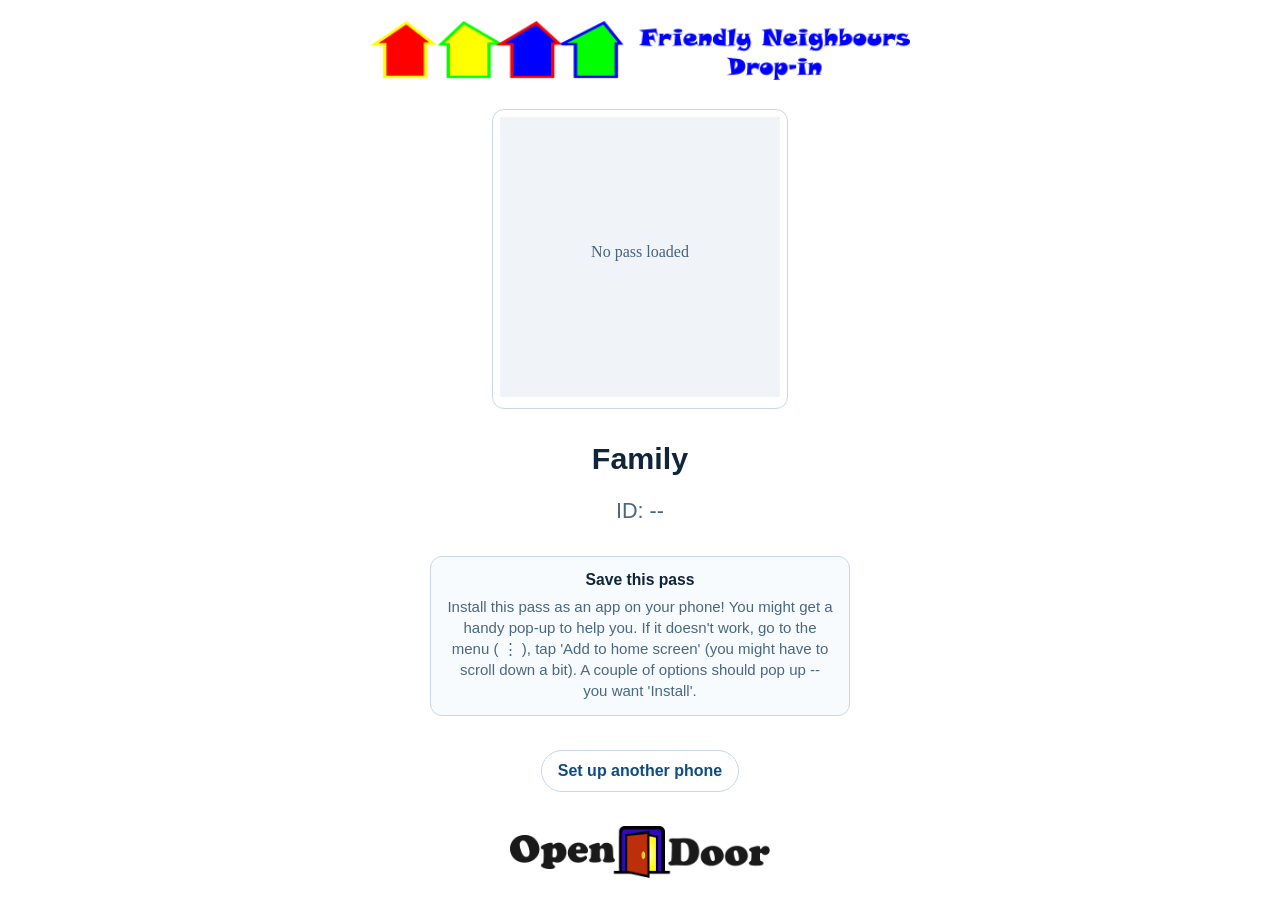
<file: index.html>
<!doctype html>
<html lang="en">
<head>
  <meta charset="utf-8">
  <meta name="viewport" content="width=device-width, initial-scale=1">
  <meta name="theme-color" content="#0f4c81">
  <meta name="apple-mobile-web-app-capable" content="yes">
  <meta name="apple-mobile-web-app-title" content="OpenDoor Pass">
  <link rel="apple-touch-icon" href="./assets/icons/icon.svg">
  <title>OpenDoor Pass</title>
  <script>
    (function () {
      const params = new URLSearchParams(window.location.search);
      const centreId = params.get("centre_id");
      if (!centreId) return;
      const currentPath = window.location.pathname.replace(/\/+$/, "");
      if (currentPath.endsWith("/centre/" + centreId)) return;
      const targetUrl = new URL("./centre/" + encodeURIComponent(centreId) + "/", window.location.href);
      targetUrl.search = window.location.search;
      window.location.replace(targetUrl.toString());
    }());
  </script>
  <link rel="manifest" href="./manifest.webmanifest">
  <link rel="icon" href="./assets/icons/icon.svg" type="image/svg+xml">
  <link rel="stylesheet" href="./app.css">
</head>
<body>
  <main class="shell" aria-live="polite">
    <img src="./assets/centre-logo.png" alt="Centre logo" class="centre-logo">

    <div class="qr-wrap">
      <canvas id="pass-qr" width="280" height="280" aria-label="Family login QR code"></canvas>
    </div>

    <p id="family-name" class="family-line">Family</p>
    <p id="family-id" class="id-line">ID: --</p>

    <img src="./assets/opendoor-logo.png" alt="OpenDoor" class="opendoor-logo">
  </main>

  <script src="./assets/vendor/qrcode.js" defer></script>
  <script src="./install_messages.js" defer></script>
  <script src="./app.js" defer></script>
</body>
</html>
</file>
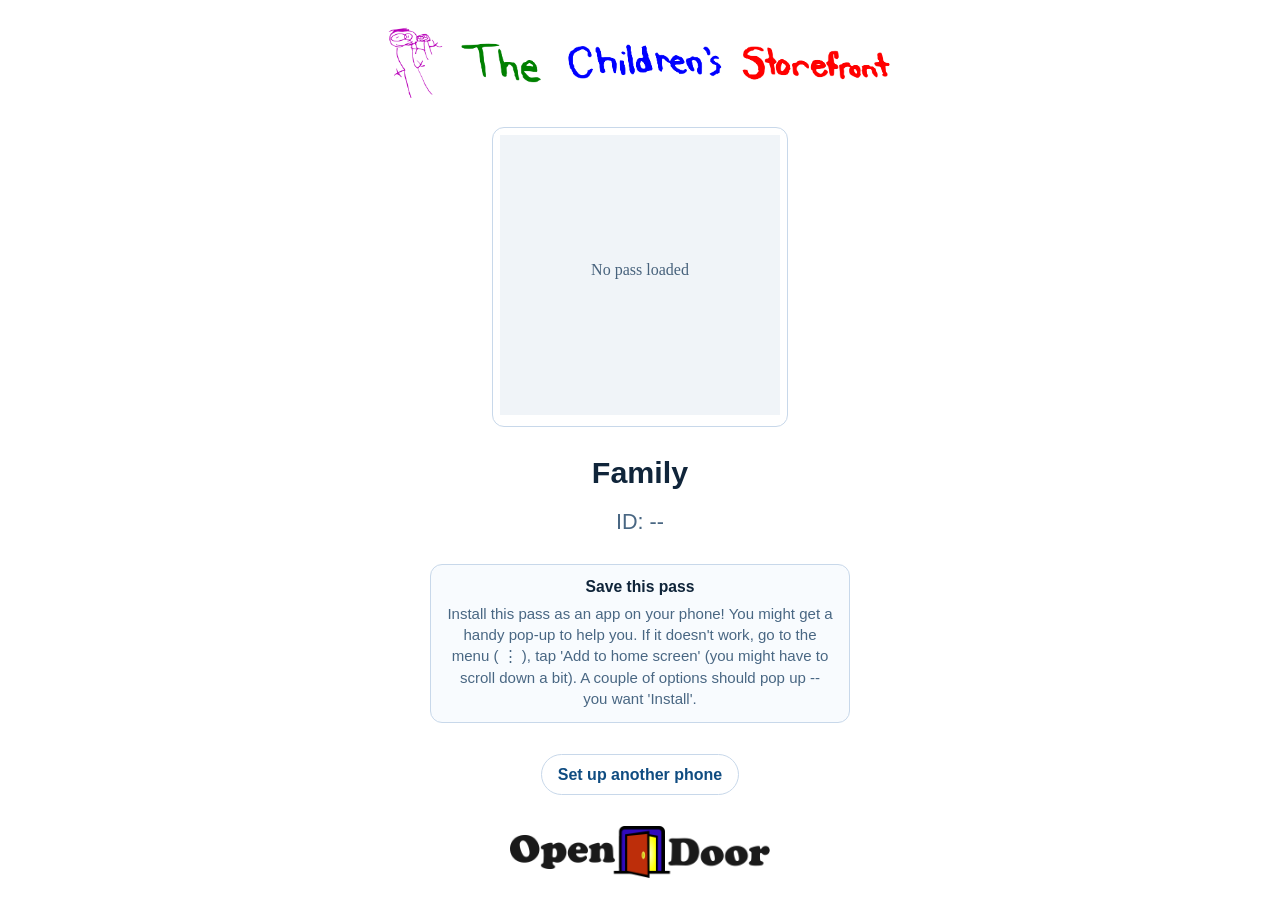
<file: centre/1/index.html>
<!doctype html>
<html lang="en" data-app-base="../.." data-branding-base="../../branding" data-centre-id="1">
<head>
  <meta charset="utf-8">
  <meta name="viewport" content="width=device-width, initial-scale=1">
  <meta name="theme-color" content="#0f4c81">
  <meta name="apple-mobile-web-app-capable" content="yes">
  <meta name="apple-mobile-web-app-title" content="Children's Storefront">
  <link rel="apple-touch-icon" href="../../branding/1/icon_192.png">
  <title>Children's Storefront</title>
  <link rel="manifest" href="./manifest.webmanifest">
  <link rel="icon" href="../../branding/1/icon_192.png" type="image/png">
  <link rel="stylesheet" href="../../app.css">
</head>
<body>
  <main class="shell" aria-live="polite">
    <img src="../../branding/1/centre-logo.png" alt="Centre logo" class="centre-logo">

    <div class="qr-wrap">
      <canvas id="pass-qr" width="280" height="280" aria-label="Family login QR code"></canvas>
    </div>

    <p id="family-name" class="family-line">Family</p>
    <p id="family-id" class="id-line">ID: --</p>

    <img src="../../assets/opendoor-logo.png" alt="OpenDoor" class="opendoor-logo">
  </main>

  <script src="../../assets/vendor/qrcode.js" defer></script>
  <script src="../../install_messages.js" defer></script>
  <script src="../../app.js" defer></script>
</body>
</html>
</file>
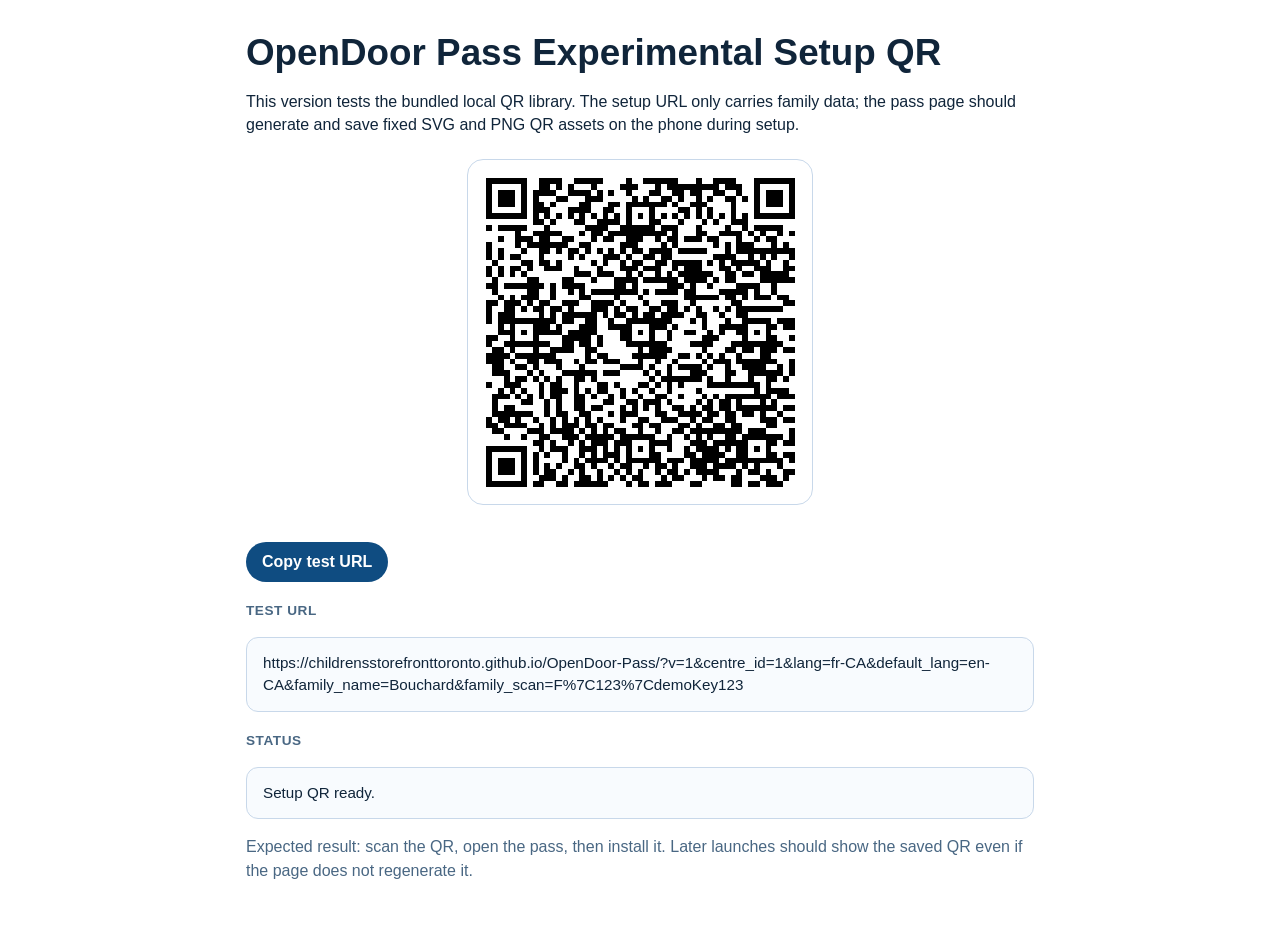
<file: test_setup.html>
<!doctype html>
<html lang="en">
<head>
  <meta charset="utf-8">
  <meta name="viewport" content="width=device-width, initial-scale=1">
  <meta name="theme-color" content="#0f4c81">
  <title>OpenDoor Pass Experimental Test Setup QR</title>
  <style>
    :root {
      --bg: #ffffff;
      --ink: #10253a;
      --muted: #496783;
      --line: #c8d8ea;
      --accent: #0f4c81;
    }

    * { box-sizing: border-box; }

    body {
      margin: 0;
      min-height: 100vh;
      font-family: "Segoe UI", Tahoma, Arial, sans-serif;
      background: var(--bg);
      color: var(--ink);
    }

    main {
      width: min(820px, 100%);
      margin: 0 auto;
      padding: 2rem 1rem 2.5rem;
    }

    h1 {
      margin: 0 0 0.75rem;
      font-size: clamp(1.6rem, 4vw, 2.3rem);
    }

    p {
      line-height: 1.45;
    }

    .qr-block {
      width: fit-content;
      margin: 1.4rem auto;
      padding: 0.75rem;
      border: 1px solid var(--line);
      border-radius: 16px;
      background: #ffffff;
    }

    #setup-qr {
      display: block;
      background: #ffffff;
    }

    .test-url {
      margin: 1rem 0 0;
      padding: 0.9rem 1rem;
      border: 1px solid var(--line);
      border-radius: 12px;
      background: #f8fbfe;
      font-size: 0.95rem;
      overflow-wrap: anywhere;
    }

    .label {
      margin: 1.2rem 0 0.35rem;
      font-size: 0.85rem;
      font-weight: 700;
      letter-spacing: 0.04em;
      text-transform: uppercase;
      color: var(--muted);
    }

    .status-box {
      margin: 1rem 0 0;
      padding: 0.9rem 1rem;
      border: 1px solid var(--line);
      border-radius: 12px;
      background: #f8fbfe;
      color: var(--ink);
      font-size: 0.95rem;
      overflow-wrap: anywhere;
    }

    .note {
      color: var(--muted);
    }

    .copy-button {
      margin-top: 0.9rem;
      padding: 0.7rem 1rem;
      border: 0;
      border-radius: 999px;
      background: var(--accent);
      color: #ffffff;
      font: inherit;
      font-weight: 700;
      cursor: pointer;
    }
  </style>
</head>
<body>
  <main>
    <h1>OpenDoor Pass Experimental Setup QR</h1>
    <p>This version tests the bundled local QR library. The setup URL only carries family data; the pass page should generate and save fixed SVG and PNG QR assets on the phone during setup.</p>

    <div class="qr-block">
      <canvas id="setup-qr" width="320" height="320" aria-label="Experimental setup QR code"></canvas>
    </div>

    <button id="copy-url" type="button" class="copy-button">Copy test URL</button>

    <p class="label">Test URL</p>
    <p id="test-url" class="test-url"></p>

    <p class="label">Status</p>
    <p id="status-box" class="status-box">Waiting to build setup QR.</p>

    <p class="note">Expected result: scan the QR, open the pass, then install it. Later launches should show the saved QR even if the page does not regenerate it.</p>
  </main>

  <script src="./assets/vendor/qrcode.js"></script>
  <script>
    const DEPLOY_BASE_URL = "https://childrensstorefronttoronto.github.io/OpenDoor-Pass/";

    const urlEl = document.getElementById("test-url");
    const statusEl = document.getElementById("status-box");
    const canvas = document.getElementById("setup-qr");
    const copyButton = document.getElementById("copy-url");

    function resolveTestUrl() {
      return new URL("./?v=1&centre_id=1&lang=fr-CA&default_lang=en-CA&family_name=Bouchard&family_scan=F%7C123%7CdemoKey123", DEPLOY_BASE_URL).toString();
    }

    function drawPlaceholder(message) {
      const ctx = canvas.getContext("2d");
      ctx.clearRect(0, 0, canvas.width, canvas.height);
      ctx.fillStyle = "#f8fbfe";
      ctx.fillRect(0, 0, canvas.width, canvas.height);
      ctx.fillStyle = "#496783";
      ctx.font = "16px Segoe UI";
      ctx.textAlign = "center";
      ctx.fillText(message, canvas.width / 2, canvas.height / 2);
    }

    function renderSetupQr(text) {
      return new Promise((resolve, reject) => {
        if (!window.QRCode || typeof window.QRCode.toCanvas !== "function") {
          reject(new Error("local_qr_library_unavailable"));
          return;
        }

        window.QRCode.toCanvas(canvas, text, {
          margin: 1,
          width: canvas.width,
          errorCorrectionLevel: "M",
          color: {
            dark: "#000000",
            light: "#ffffff",
          },
        }, (error) => {
          if (error) {
            reject(error);
            return;
          }

          resolve();
        });
      });
    }

    async function main() {
      drawPlaceholder("Building setup QR...");
      statusEl.textContent = "Rendering setup QR with bundled local library.";

      try {
        const testUrl = resolveTestUrl();
        urlEl.textContent = testUrl;
        await renderSetupQr(testUrl);
        statusEl.textContent = "Setup QR ready.";
      } catch (error) {
        drawPlaceholder("QR unavailable");
        statusEl.textContent = "Failed: " + (error && error.message ? error.message : String(error));
        urlEl.textContent = "Unavailable";
      }
    }

    copyButton.addEventListener("click", async () => {
      try {
        await navigator.clipboard.writeText(resolveTestUrl());
        copyButton.textContent = "Copied";
      } catch {
        copyButton.textContent = "Copy failed";
      }
    });

    main();
  </script>
</body>
</html>
</file>
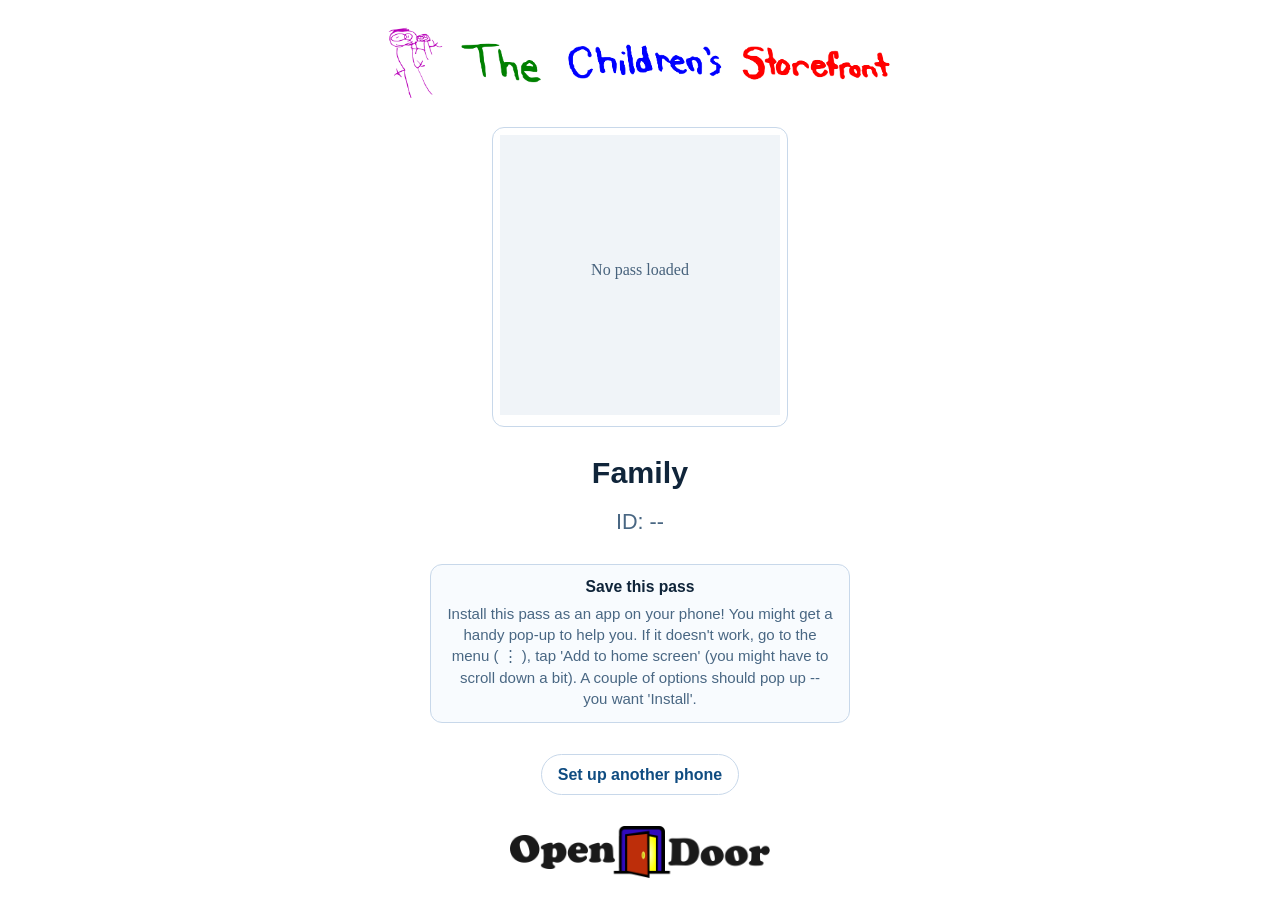
<file: centre/1/pass.html>
<!doctype html>
<html lang="en" data-app-base="../.." data-branding-base="../../branding" data-centre-id="1" data-ios-install-page="true">
<head>
  <meta charset="utf-8">
  <meta name="viewport" content="width=device-width, initial-scale=1">
  <meta name="theme-color" content="#0f4c81">
  <meta name="apple-mobile-web-app-capable" content="yes">
  <meta name="apple-mobile-web-app-title" content="Children's Storefront">
  <link rel="apple-touch-icon" href="../../branding/1/icon_192.png">
  <title>Children's Storefront</title>
  <link rel="icon" href="../../branding/1/icon_192.png" type="image/png">
  <link rel="stylesheet" href="../../app.css">
</head>
<body>
  <main class="shell" aria-live="polite">
    <img src="../../branding/1/centre-logo.png" alt="Centre logo" class="centre-logo">

    <div class="qr-wrap">
      <canvas id="pass-qr" width="280" height="280" aria-label="Family login QR code"></canvas>
    </div>

    <p id="family-name" class="family-line">Family</p>
    <p id="family-id" class="id-line">ID: --</p>

    <img src="../../assets/opendoor-logo.png" alt="OpenDoor" class="opendoor-logo">
  </main>

  <script src="../../assets/vendor/qrcode.js" defer></script>
  <script src="../../install_messages.js" defer></script>
  <script src="../../app.js" defer></script>
</body>
</html>
</file>
<file: app.css>
:root {
  --bg: #ffffff;
  --ink: #10253a;
  --muted: #496783;
  --line: #c8d8ea;
}

* { box-sizing: border-box; }

[hidden] {
  display: none !important;
}

body {
  margin: 0;
  min-height: 100vh;
  font-family: "Segoe UI", Tahoma, Arial, sans-serif;
  color: var(--ink);
  background: var(--bg);
}

.shell {
  min-height: 100vh;
  width: min(760px, 100%);
  margin: 0 auto;
  padding: 1rem 1rem 1.2rem;
  display: flex;
  flex-direction: column;
  align-items: center;
  justify-content: space-between;
}

.centre-logo {
  width: min(540px, 94%);
  height: auto;
  margin-top: 0.3rem;
}

.qr-wrap {
  margin-top: 0.65rem;
  width: fit-content;
  background: #ffffff;
  border: 1px solid var(--line);
  border-radius: 12px;
  padding: 0.45rem;
}

.pass-qr-image {
  display: block;
  width: 280px;
  height: 280px;
  background: #ffffff;
}

.family-line {
  margin: 0.85rem 0 0;
  font-size: clamp(1.25rem, 2.7vw, 1.9rem);
  font-weight: 700;
  text-align: center;
}

.id-line {
  margin: 0.25rem 0 0.9rem;
  font-size: clamp(1.05rem, 2.2vw, 1.35rem);
  color: var(--muted);
  text-align: center;
}

.install-panel {
  width: min(420px, 92%);
  margin: 0 0 1rem;
  padding: 0.85rem 1rem;
  border: 1px solid var(--line);
  border-radius: 12px;
  background: #f8fbfe;
  text-align: center;
}

.install-heading {
  margin: 0 0 0.45rem;
  font-size: 0.98rem;
  font-weight: 700;
}

.install-button {
  margin: 0 auto 0.55rem;
  padding: 0.7rem 1rem;
  min-width: 180px;
  border: 0;
  border-radius: 999px;
  background: #0f4c81;
  color: #ffffff;
  font: inherit;
  font-weight: 700;
  cursor: pointer;
}

.install-button:hover {
  background: #0b3d67;
}

.install-message {
  margin: 0;
  font-size: 0.94rem;
  line-height: 1.4;
  color: var(--muted);
}

.share-panel {
  width: min(420px, 92%);
  margin: 0 0 1rem;
  text-align: center;
}

.share-button {
  padding: 0.68rem 1rem;
  min-width: 180px;
  border: 1px solid var(--line);
  border-radius: 999px;
  background: #ffffff;
  color: #0f4c81;
  font: inherit;
  font-weight: 700;
  cursor: pointer;
}

.share-button:hover {
  border-color: #0f4c81;
  background: #f8fbfe;
}

.share-details {
  margin-top: 0.75rem;
  padding: 0.85rem 1rem;
  border: 1px solid var(--line);
  border-radius: 12px;
  background: #f8fbfe;
}

.share-heading {
  margin: 0 0 0.45rem;
  font-size: 0.98rem;
  font-weight: 700;
}

.share-message {
  margin: 0 0 0.75rem;
  font-size: 0.94rem;
  line-height: 1.4;
  color: var(--muted);
}

.share-qr {
  display: block;
  width: 220px;
  height: 220px;
  margin: 0 auto;
  background: #ffffff;
  border: 1px solid var(--line);
  border-radius: 8px;
  padding: 0.35rem;
}

.share-qr-image {
  display: block;
  width: 220px;
  height: 220px;
  margin: 0 auto;
  background: #ffffff;
  border: 1px solid var(--line);
  border-radius: 8px;
  padding: 0.35rem;
}

.opendoor-logo {
  width: min(260px, 60%);
  height: auto;
  margin-bottom: 0.15rem;
}

@media (max-width: 640px) {
  #pass-qr,
  .pass-qr-image {
    width: 240px;
    height: 240px;
  }
}
</file>
